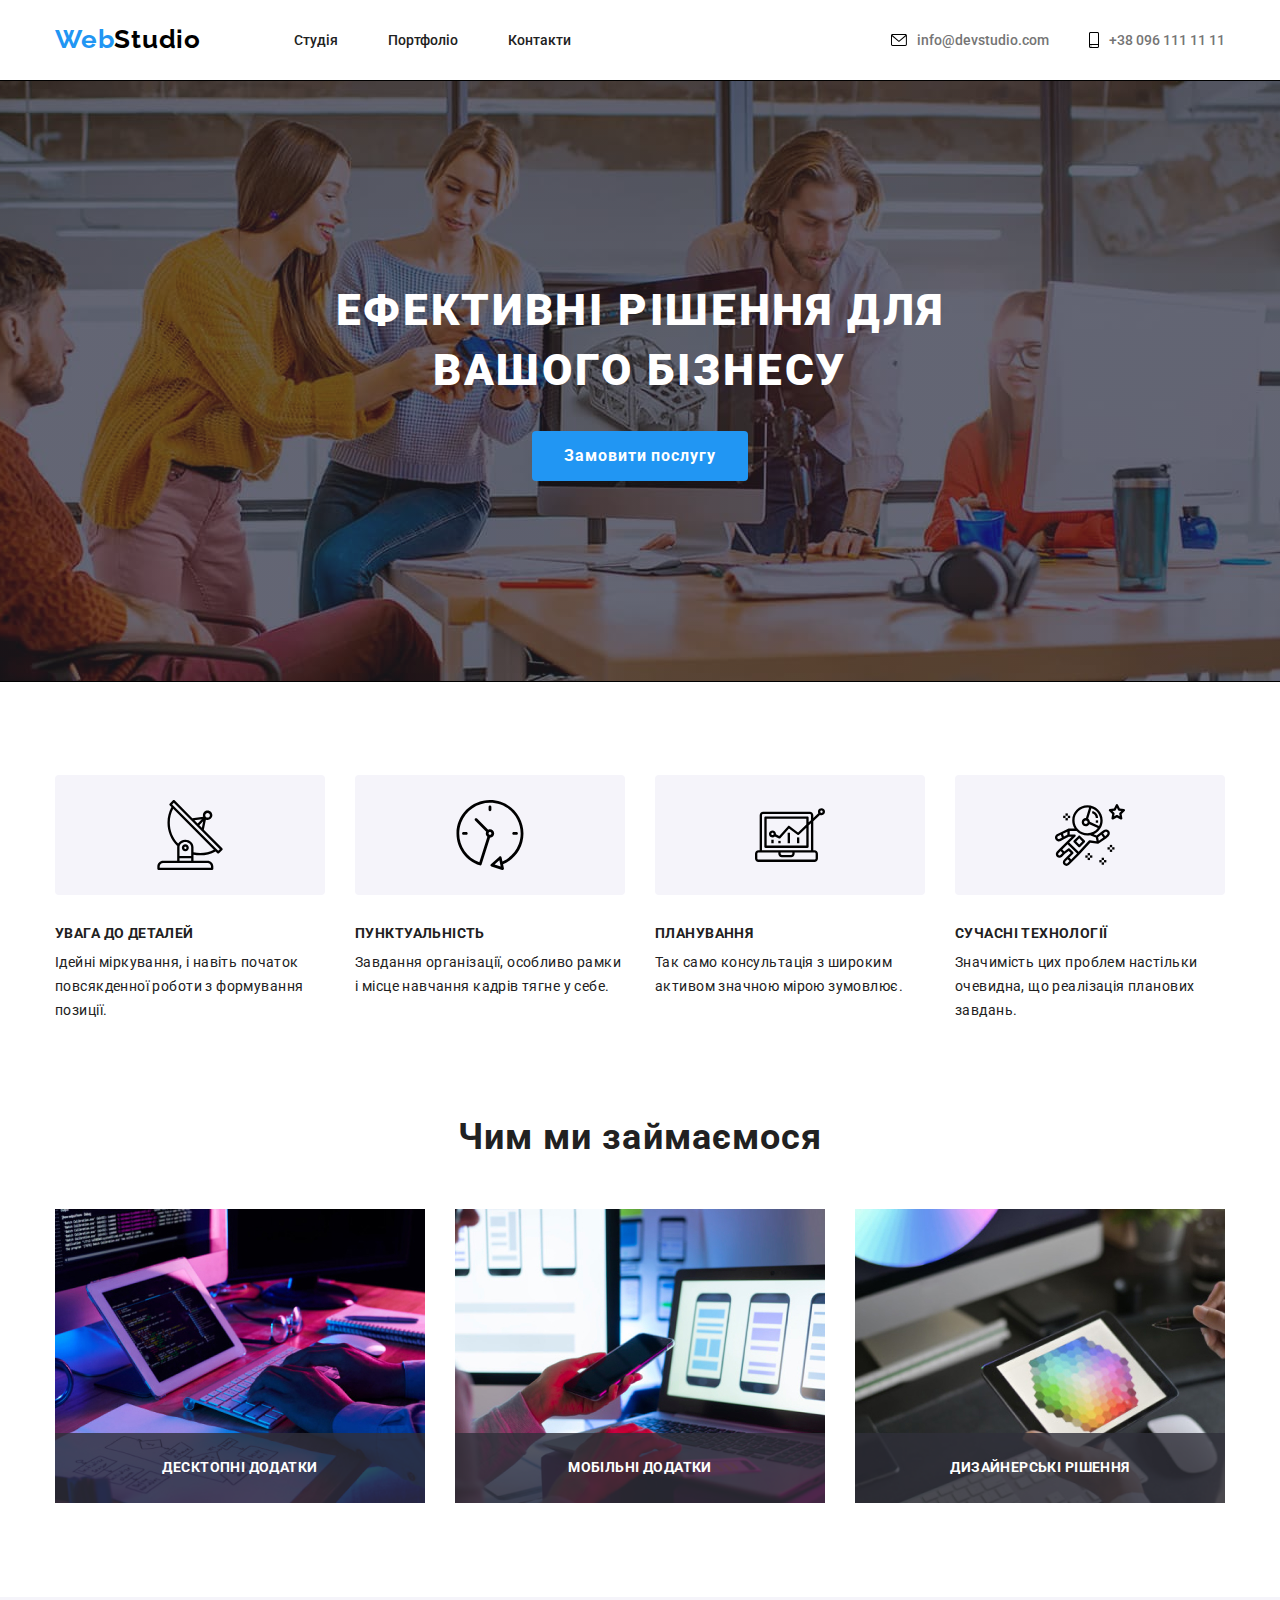
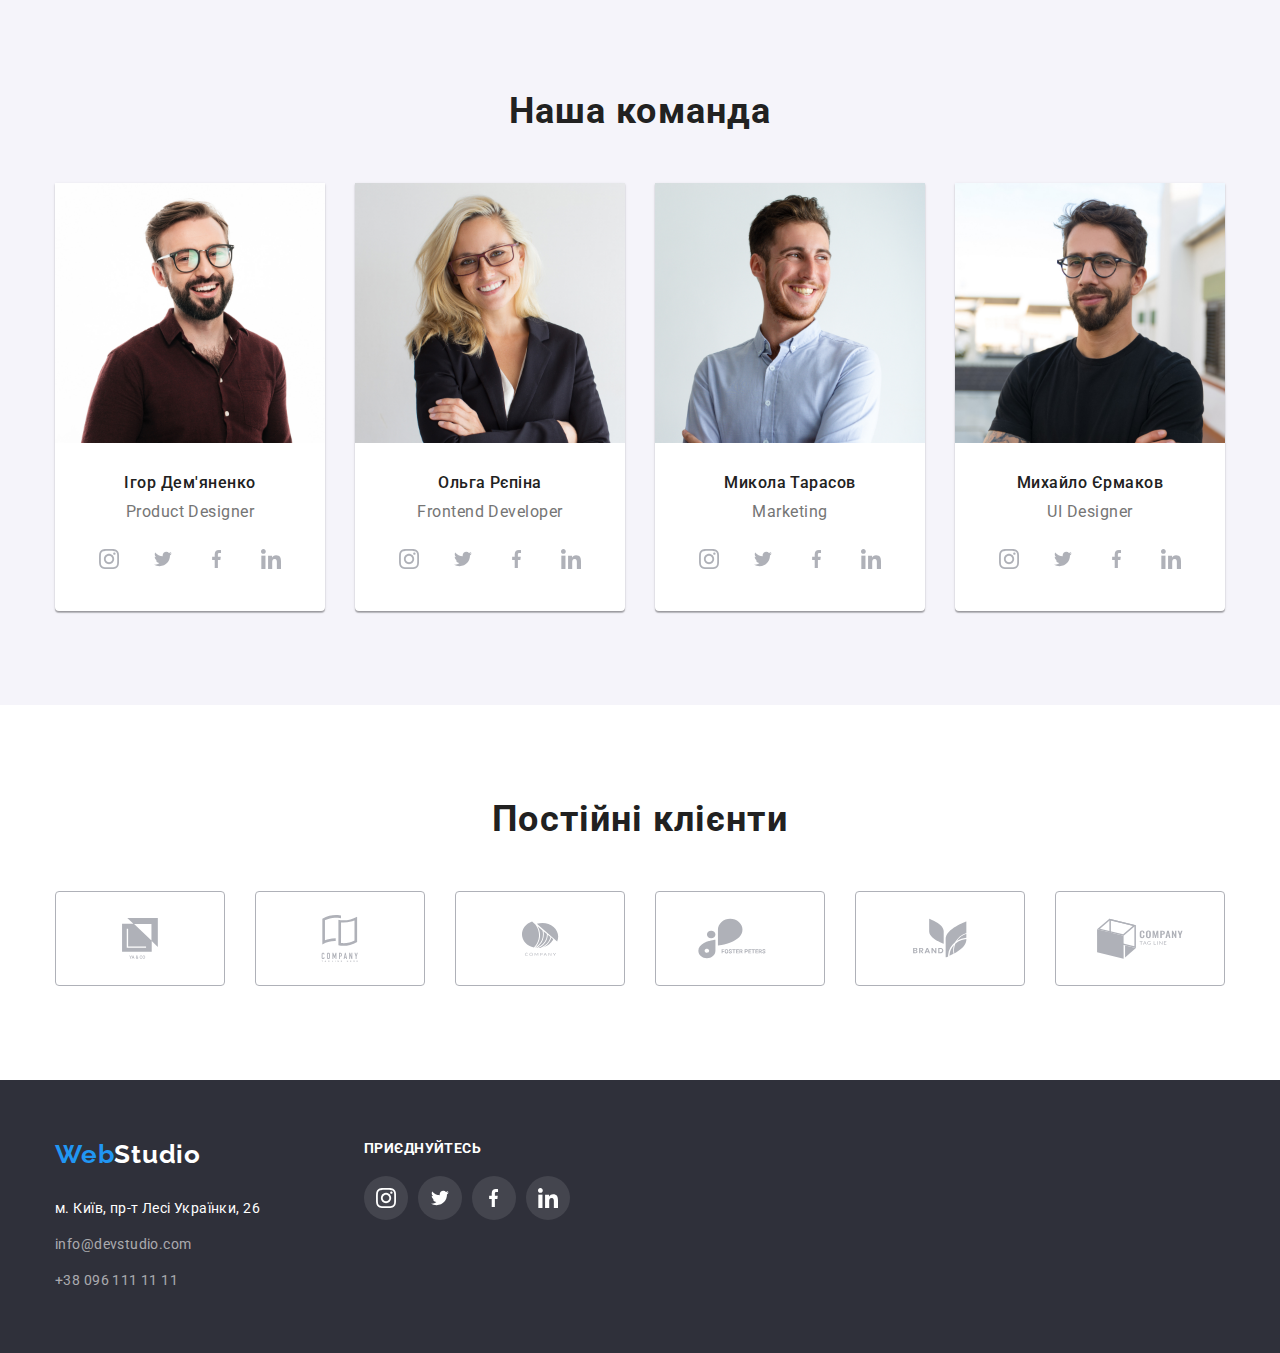
<file: index.html>
<!DOCTYPE html>
<html lang="en">
  <head>
    <meta charset="UTF-8" />
    <meta http-equiv="X-UA-Compatible" content="IE=edge" />
    <meta name="viewport" content="width=device-width, initial-scale=1.0" />
    <title>WebStudio</title>
    <!-- Fonts -->
    <link rel="preconnect" href="https://fonts.googleapis.com" />
    <link rel="preconnect" href="https://fonts.gstatic.com" crossorigin />
    <link
      href="https://fonts.googleapis.com/css2?family=Raleway:wght@700&family=Roboto:wght@400;500;700;900&display=swap"
      rel="stylesheet"
    />
    <link
      rel="stylesheet"
      href="https://cdnjs.cloudflare.com/ajax/libs/modern-normalize/1.1.0/modern-normalize.min.css"
    />
    <!-- Style  -->
    <link rel="stylesheet" href="./css/style.css" />
  </head>
  <body>
    <header>
      <div class="container header-container">
        <nav class="main-nav">
          <a href="./index.html" class="topline"
            >Web<span class="toplinesecond">Studio</span></a
          >

          <ul class="sitenav">
            <li class="item">
              <a href="./index.html" class="aboutus">Студія</a>
            </li>
            <li class="item">
              <a href="./portfolios.html" class="aboutus">Портфоліо</a>
            </li>
            <li class="item"><a href="" class="aboutus">Контакти</a></li>
          </ul>
        </nav>
        <ul class="auth-nav">
          <li class="item">
            <a href="info@devstudio.com" class="contactsfirst">
              <svg class="contact-icon" width="16" height="12">
                <use href="./images/icons.svg#icon-envelope"></use>
              </svg>

              info@devstudio.com</a
            >
          </li>
          <li class="item">
            <a href="tel:+380961111111" class="contactsfirst">
              <svg class="contact-icon" width="10" height="16">
                <use href="./images/icons.svg#icon-smartphone"></use>
              </svg>

              +38 096 111 11 11</a
            >
          </li>
        </ul>
      </div>
    </header>

    <main>
      <section class="hero-section">
        <div class="container">
          <h1 class="hero-title">Ефективні рішення для <br />вашого бізнесу</h1>
          <button class="button" type="button" data-modal-open>Замовити послугу</button>
        </div>
      </section>

      <!-- Наші переваги -->
      <section class="ouradvantages-main">
        <div class="container secondary">
          <ul class="ouradvantages-item">
            <li>
              <div class="whysocreate">
                <svg class="icon-advanteges" width="70" height="70">
                  <use href="./images/icons.svg#icon-antenna"></use>
                </svg>
              </div>
              <h2 class="ouradvantages">УВАГА ДО ДЕТАЛЕЙ</h2>
              <p class="whyso">
                Ідейні міркування, і навіть початок повсякденної роботи з
                формування позиції.
              </p>
            </li>
            <li>
              <div class="whysocreate">
                <svg class="icon-advanteges" width="70" height="70">
                  <use href="./images/icons.svg#icon-clock"></use>
                </svg>
              </div>

              <h2 class="ouradvantages">ПУНКТУАЛЬНІСТЬ</h2>
              <p class="whyso">
                Завдання організації, особливо рамки і місце навчання кадрів
                тягне у себе.
              </p>
            </li>
            <li>
              <div class="whysocreate">
                <svg class="icon-advanteges" width="70" height="70">
                  <use href="./images/icons.svg#icon-diagram"></use>
                </svg>
              </div>
              <h2 class="ouradvantages">ПЛАНУВАННЯ</h2>
              <p class="whyso">
                Так само консультація з широким активом значною мірою зумовлює.
              </p>
            </li>
            <li>
              <div class="whysocreate">
                <svg class="icon-advanteges" width="70" height="70">
                  <use href="./images/icons.svg#icon-astronaut"></use>
                </svg>
              </div>
              <h2 class="ouradvantages">СУЧАСНІ ТЕХНОЛОГІЇ</h2>
              <p class="whyso">
                Значимість цих проблем настільки очевидна, що реалізація
                планових завдань.
              </p>
            </li>
          </ul>
        </div>
      </section>
      <!-- Чим ми займаємось -->
      <section class="image-main">
        <div class="container">
          <h3 class="ourwork">Чим ми займаємося</h3>
          <ul class="image-item">
            <li>
              <img
                src="./images/photo1.jpg"
                alt="Людина працює за компютером"
                width="370"
              />
              <div class="textonphoto"> Десктопні додатки </div>
            </li>
            <li>
              <img
                src="./images/photo2.jpg"
                alt="Людина тримає телефон і працює за компютером"
                width="370"
              />
              <div class="textonphoto"> Мобільні додатки </div>
            </li>
            <li>
              <img
                src="./images/photo3.jpg"
                alt="Людина тримає планшет в руках"
                width="370"
              />
              <div class="textonphoto"> Дизайнерські рішення </div>
            </li>
          </ul>
        </div>
      </section>
      <!-- Наша команда -->
      <section class="our-team">
        <div class="container">
          <h2 class="comand">Наша команда</h2>
          <ul class="comand-team">
            <li class="personas">
              <img
                src="./images/productdesigner.jpg"
                alt="Фото співробітника"
                width="270"
              />
              <div class="nameposition">
                <h3 class="name-employee">Ігор Дем'яненко</h3>
                <p class="employee">Product Designer</p>
                <ul class="socials-list">
                  <li class="socials-item">
                    <a class="socials-link" href="#">
                      <svg width="20" height="20">
                        <use href="./images/icons.svg#icon-instagram"></use>
                      </svg>
                    </a>
                  </li>

                  <li class="socials-item">
                    <a class="socials-link" href="#">
                      <svg width="20" height="16">
                        <use href="./images/icons.svg#icon-Twitter"></use>
                      </svg>
                    </a>
                  </li>

                  <li class="socials-item">
                    <a class="socials-link" href="#">
                      <svg width="10" height="20">
                        <use href="./images/icons.svg#icon-Facebook"></use>
                      </svg>
                    </a>
                  </li>

                  <li class="socials-item">
                    <a class="socials-link" href="#">
                      <svg width="20" height="20">
                        <use href="./images/icons.svg#icon-Linkedin"></use>
                      </svg>
                    </a>
                  </li>
                </ul>
              </div>
            </li>
            <li class="personas">
              <img
                src="./images/frontenddeveloper.jpg"
                alt="Фото співробітника"
                width="270"
              />
              <div class="nameposition">
                <h3 class="name-employee">Ольга Рєпіна</h3>
                <p class="employee">Frontend Developer</p>
                <ul class="socials-list">
                  <li class="socials-item">
                    <a class="socials-link" href="#">
                      <svg width="20" height="20">
                        <use href="./images/icons.svg#icon-instagram"></use>
                      </svg>
                    </a>
                  </li>

                  <li class="socials-item">
                    <a class="socials-link" href="#">
                      <svg width="20" height="16">
                        <use href="./images/icons.svg#icon-Twitter"></use>
                      </svg>
                    </a>
                  </li>

                  <li class="socials-item">
                    <a class="socials-link" href="#">
                      <svg width="10" height="20">
                        <use href="./images/icons.svg#icon-Facebook"></use>
                      </svg>
                    </a>
                  </li>

                  <li class="socials-item">
                    <a class="socials-link" href="#">
                      <svg width="20" height="20">
                        <use href="./images/icons.svg#icon-Linkedin"></use>
                      </svg>
                    </a>
                  </li>
                </ul>
              </div>
            </li>
            <li class="personas">
              <img
                src="./images/marketing.jpg"
                alt="Фото співробітника"
                width="270"
              />
              <div class="nameposition">
                <h3 class="name-employee">Микола Тарасов</h3>
                <p class="employee">Marketing</p>
                <ul class="socials-list">
                  <li class="socials-item">
                    <a class="socials-link" href="#">
                      <svg width="20" height="20">
                        <use href="./images/icons.svg#icon-instagram"></use>
                      </svg>
                    </a>
                  </li>

                  <li class="socials-item">
                    <a class="socials-link" href="#">
                      <svg width="20" height="16">
                        <use href="./images/icons.svg#icon-Twitter"></use>
                      </svg>
                    </a>
                  </li>

                  <li class="socials-item">
                    <a class="socials-link" href="#">
                      <svg width="10" height="20">
                        <use href="./images/icons.svg#icon-Facebook"></use>
                      </svg>
                    </a>
                  </li>

                  <li class="socials-item">
                    <a class="socials-link" href="#">
                      <svg width="20" height="20">
                        <use href="./images/icons.svg#icon-Linkedin"></use>
                      </svg>
                    </a>
                  </li>
                </ul>
              </div>
            </li>
            <li class="personas">
              <img
                src="./images/uidesigner.jpg"
                alt="Фото співробітника"
                width="270"
              />
              <div class="nameposition">
                <h3 class="name-employee">Михайло Єрмаков</h3>
                <p class="employee">UI Designer</p>
                <ul class="socials-list">
                  <li class="socials-item">
                    <a class="socials-link" href="#">
                      <svg width="20" height="20">
                        <use href="./images/icons.svg#icon-instagram"></use>
                      </svg>
                    </a>
                  </li>

                  <li class="socials-item">
                    <a class="socials-link" href="#">
                      <svg width="20" height="16">
                        <use href="./images/icons.svg#icon-Twitter"></use>
                      </svg>
                    </a>
                  </li>

                  <li class="socials-item">
                    <a class="socials-link" href="#">
                      <svg width="10" height="20">
                        <use href="./images/icons.svg#icon-Facebook"></use>
                      </svg>
                    </a>
                  </li>

                  <li class="socials-item">
                    <a class="socials-link" href="#">
                      <svg width="20" height="20">
                        <use href="./images/icons.svg#icon-Linkedin"></use>
                      </svg>
                    </a>
                  </li>
                </ul>
              </div>
            </li>
          </ul>
        </div>
      </section>
      <!-- Постійні клієнти -->
      <section class="client-main">
        <div class="container">
          <h2 class="client-item">Постійні клієнти</h2>
          <ul class="clientcompani">
            <li class="client-content">
              <a class="clientcompani-main" href="#">
                <svg wight="41" height="41">
                  <use href="./images/icons.svg#icon-Union"></use>
                </svg>
              </a>
            </li>

            <li class="client-content">
              <a class="clientcompani-main" href="#">
                <svg wight="41" height="47">
                  <use href="./images/icons.svg#icon-group-2"></use>
                </svg>
              </a>
            </li>

            <li class="client-content">
              <a class="clientcompani-main" href="#">
                <svg wight="38" height="35">
                  <use href="./images/icons.svg#icon-group-3"></use>
                </svg>
              </a>
            </li>

            <li class="client-content">
              <a class="clientcompani-main" href="#">
                <svg wight="43" height="41">
                  <use href="./images/icons.svg#icon-group-4"></use>
                </svg>
              </a>
            </li>

            <li class="client-content">
              <a class="clientcompani-main" href="#">
                <svg wight="84" height="40">
                  <use href="./images/icons.svg#icon-group-5"></use>
                </svg>
              </a>
            </li>

            <li class="client-content">
              <a class="clientcompani-main" href="#">
                <svg wight="41" height="41">
                  <use href="./images/icons.svg#icon-Object-6"></use>
                </svg>
              </a>
            </li>
          </ul>
        </div>
      </section>
    </main>
    <footer>
      <div class="container footer-container">
        <div class="footeritem">
          <a href="./index.html" class="topline"
            >Web<span class="studiofooter">Studio</span></a
          >
          <address>
            <p class="adres">м. Київ, пр-т Лесі Українки, 26</p>
            <a href="info@devstudio.com" class="contacts">info@devstudio.com</a>
            <a href="+380961111111" class="contacts">+38 096 111 11 11</a>
          </address>
        </div>
        <div class="join">
          <h2 class="join-in">Приєднуйтесь</h2>
          <ul class="socials-list">
            <li class="socials-item">
              <a class="socials-link" href="#">
                <svg width="20" height="20">
                  <use href="./images/icons.svg#icon-instagram"></use>
                </svg>
              </a>
            </li>

            <li class="socials-item">
              <a class="socials-link" href="#">
                <svg width="20" height="16">
                  <use href="./images/icons.svg#icon-Twitter"></use>
                </svg>
              </a>
            </li>

            <li class="socials-item">
              <a class="socials-link" href="#">
                <svg width="10" height="20">
                  <use href="./images/icons.svg#icon-Facebook"></use>
                </svg>
              </a>
            </li>

            <li class="socials-item">
              <a class="socials-link" href="#">
                <svg width="20" height="20">
                  <use href="./images/icons.svg#icon-Linkedin"></use>
                </svg>
              </a>
            </li>
          </ul>
        </div>
      </div>
    </footer>
    <div class="backdrop is-hidden"data-modal>
      <div class="modal">
        <div class="buttonbackdrop">
        <button class="buttonback" data-modal-close>
          <svg class="icon-vector" width="11" height="11">
                  <use href="./images/icons.svg#icon-vector"></use>
                </svg>
        </button>
        
      </div>
    </div>
   <script src="./js/modal.js"></script>
  </body>
</html>
</file>
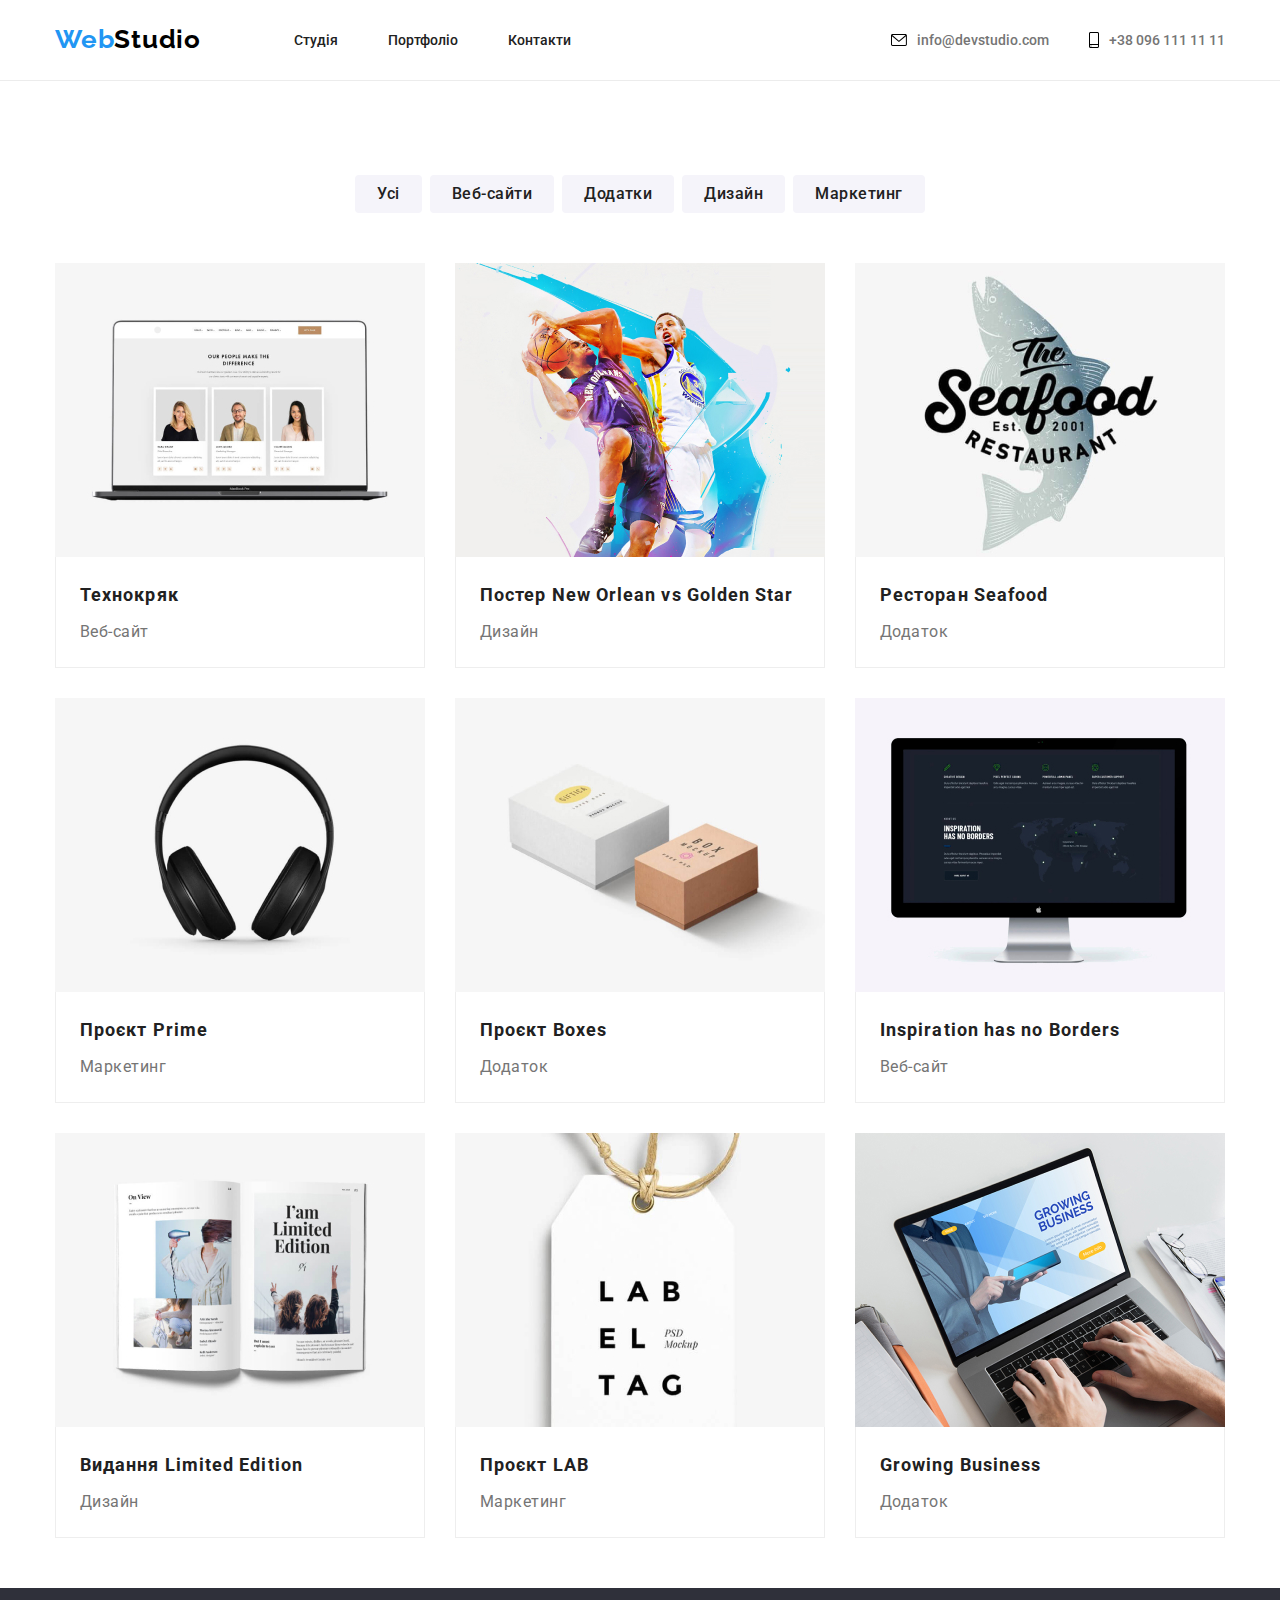
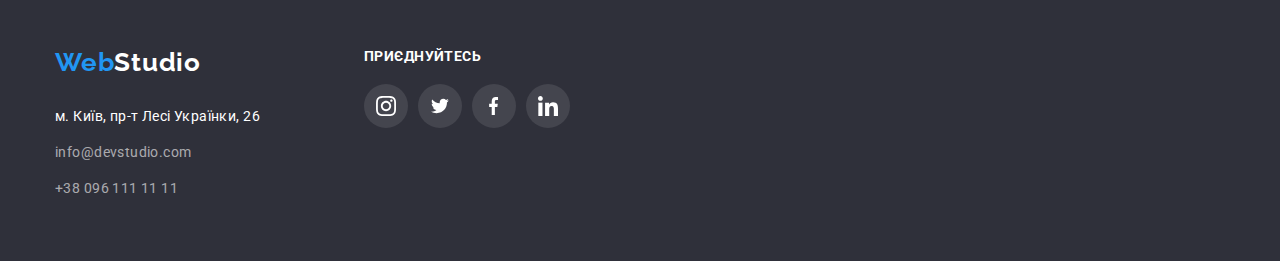
<file: portfolios.html>
<!DOCTYPE html>
<html lang="en">
  <head>
    <meta charset="UTF-8" />
    <meta http-equiv="X-UA-Compatible" content="IE=edge" />
    <meta name="viewport" content="width=device-width, initial-scale=1.0" />
    <title>Portfolios</title>
    <link rel="preconnect" href="https://fonts.googleapis.com" />
    <link rel="preconnect" href="https://fonts.gstatic.com" crossorigin />
    <link
      href="https://fonts.googleapis.com/css2?family=Raleway:wght@700&family=Roboto:wght@400;500;700;900&display=swap"
      rel="stylesheet"
    />
    <link rel="stylesheet" href="https://cdnjs.cloudflare.com/ajax/libs/modern-normalize/1.1.0/modern-normalize.min.css">
    <link rel="stylesheet" href="./css/style.css" />
  </head>
  <body>
    <header>
     <div class="container header-container">
        <nav class="main-nav" >
          <a href="./index.html" class="topline"
            >Web<span class="toplinesecond">Studio</span></a>
          
            <ul class="sitenav">
            <li class="item"><a href="./index.html" class="aboutus">Студія</a></li>
            <li class="item">
              <a href="./portfolios.html" class="aboutus">Портфоліо</a>
            </li>
            <li class="item"><a href="" class="aboutus">Контакти</a></li>
          </ul>
      </nav>
      <ul class="auth-nav">
          <li class="item">
            <a href="info@devstudio.com" class="contactsfirst">
              <svg class="contact-icon" width="16" height="12">
                <use href="./images/icons.svg#icon-envelope"></use>
              </svg>

              info@devstudio.com</a
            >
          </li>
          <li class="item">
            <a href="tel:+380961111111" class="contactsfirst"
              >
              <svg class="contact-icon" width="10" height="16">
                <use href="./images/icons.svg#icon-smartphone">
                </use>
              </svg>
              +38 096 111 11 11</a>
          </li>
        </ul>
      </div>
    </header>
    <main>
      
      <section class="filtersection">
        <div class="container">
            <ul class="filter">
              <li class="filter-icon">
                <button class="buttontwopage" type="button">Усі</button></li>
              <li  class="filter-icon">
                <button class="buttontwopage" type="button">Веб-сайти</button></li>
              <li  class="filter-icon">
                <button class="buttontwopage" type="button">Додатки</button></li>
              <li  class="filter-icon">
                <button class="buttontwopage" type="button">Дизайн</button></li>
              <li  class="filter-icon">
                <button class="buttontwopage" type="button">Маркетинг</button></li>
            </ul>
          
      
      
          
            <ul class="cardstitle">
              <li class="cardmain">
                
                <div class="photo-phortholios">
                <img src="./images/photo4.jpg" alt="Технокряк" width="370" />
                <p class="text">Ресурс пропонує комплексні пропозиції 
                  з різним рівнем функціоналу та сервісів.
                   Все це дозволить відвідувачу отримати вичерпні 
                   відомості про компанію чи приватну особу.</p>
               </div> 
                <div class="bordercard">
                <h3 class="description">Технокряк</h3>
                <p class="position">Веб-сайт</p>
                </div>
              </li>

              <li class="cardmain">
          
                <img
                  src="./images/photo5.jpg"
                  alt="Постер New Orlean vs Golden Star"
                  width="370"
                />
              
                <div class="bordercard">
                <h3 class="description">Постер New Orlean vs Golden Star</h3>
                <p class="position">Дизайн</p>
                </div>
              </li>
              <li class="cardmain">
                <img
                  src="./images/photo6.jpg"
                  alt="Ресторан Seafood"
                  width="370"
                />
                <div class="bordercard">
                <h3 class="description">Ресторан Seafood</h3>
                <p class="position">Додаток</p>
                </div>
              </li>
              <li class="cardmain">
                <img src="./images/photo7.jpg" alt="Проєкт Prime" width="370" />
                <div class="bordercard">
                <h3 class="description">Проєкт Prime</h3>
                <p class="position">Маркетинг</p>
                </div>
              </li>
              <li class="cardmain">
                <img src="./images/photo8.jpg" alt="Проєкт Boxes" width="370" />
                <div class="bordercard">
                <h3 class="description">Проєкт Boxes</h3>
                <p class="position">Додаток</p>
                </div>
              </li>
              <li class="cardmain">
                <img
                  src="./images/photo9.jpg"
                  alt="Inspiration has no Borders"
                  width="370"
                />
                <div class="bordercard">
                <h3 class="description">Inspiration has no Borders</h3>
                <p class="position">Веб-сайт</p>
                </div>
              </li>


              <li class="cardmain">
                <img src="./images/photo10.jpg"  alt="Видання Limited Edition" width="370"/>
                <div class="bordercard">
                <h3 class="description">Видання Limited Edition</h3>
                <p class="position">Дизайн</p>
                </div>
              </li>

              <li class="cardmain">
                <img src="./images/photo11.jpg" alt="Проєкт LAB" width="370" />
                 <div class="bordercard">
                <h3 class="description">Проєкт LAB</h3>
                <p class="position">Маркетинг</p>
                </div>
              </li>
              
              <li class="cardmain">
                <img
                  src="./images/photo12.jpg"
                  alt="Growing Business"
                  width="370"
                />
                <div class="bordercard">
                <h3 class="description">Growing Business</h3>
                <p class="position">Додаток</p>
                </div>
              </li>
            </ul>
          </div>
      </section>
    </main>
      <footer>
      <div class="container footer-container">
        <div class="footeritem">
          <a href="./index.html" class="topline"
            >Web<span class="studiofooter">Studio</span></a
          >
          <address>
            <p class="adres">м. Київ, пр-т Лесі Українки, 26</p>
            <a href="info@devstudio.com" class="contacts">info@devstudio.com</a>
            <a href="+380961111111" class="contacts">+38 096 111 11 11</a>
          </address>
        </div>
        <div class="join">
          <h2 class="join-in">Приєднуйтесь</h2>
          <ul class="socials-list">
            <li class="socials-item">
              <a class="socials-link" href="#">
                <svg width="20" height="20">
                  <use href="./images/icons.svg#icon-instagram"></use>
                </svg>
              </a>
            </li>

            <li class="socials-item">
              <a class="socials-link" href="#">
                <svg width="20" height="16">
                  <use href="./images/icons.svg#icon-Twitter"></use>
                </svg>
              </a>
            </li>

            <li class="socials-item">
              <a class="socials-link" href="#">
                <svg width="10" height="20">
                  <use href="./images/icons.svg#icon-Facebook"></use>
                </svg>
              </a>
            </li>

            <li class="socials-item">
              <a class="socials-link" href="#">
                <svg width="20" height="20">
                  <use href="./images/icons.svg#icon-Linkedin"></use>
                </svg>
              </a>
            </li>
          </ul>
        </div>
      </div>
    </footer>
  </body>
</html>
</file>
<file: css/style.css>
* {
  box-sizing: border-box;
}
:root {
  --color-primary: #212121;
  --color-secondary: #757575;
  --color-hover: #2196f3;
  --color-filter: #f5f4fa;
  --color--white: #ffffff;
  --color--nav--: #2f303a;
  --color--icongroup--:#AFB1B8;
}

body {
  color: var(--color-primary);
  font-family: "Roboto", sans-serif;
  margin: 0 auto;
}
ul{
  list-style: none;
  padding-left: 0;
  margin: 0;
}
h1,h2,h3,h4,h5,h6,p{
  margin: 0;
}

.container {
  margin-left: auto;
  margin-right: auto;
  padding-left: 15px;
  padding-right: 15px;
  width: 1200px;
}

/* Шапка */
.topline {
  color: var(--color-hover);
  font-family: Raleway;
  text-decoration: none;
  font-weight: 700;
  font-size: 26px;
  line-height: 1.119;
  letter-spacing: 0.03em;
}
.toplinesecond {
  color: #000000;
  font-family: Raleway;
  text-decoration: none;
}
.main-nav {
  display: flex;
  align-items: center;
}
.header-container{
  display: flex;
  align-items: center;
}

.back {
  background: #f5f5f5;
}
/* Про нас шапка */
.aboutus {

  color: var(--color-primary);
  text-decoration: none;
  font-weight: 500;
  font-size: 14px;
  line-height: 1.142;
}
.aboutus:hover,
.aboutus:focus  {
  color: var(--color-hover);
}


.contacts {
  color: rgba(255, 255, 255, 0.6);
  font-size: 14px;
  line-height: 1.71;
  text-decoration: none;
  display: flex;
  margin-bottom: 12px;
  letter-spacing: 0.03em;
}
.contacts:hover, 
.contacts:focus {
  color: var(--color-hover);
}
.contactsfirst {
  color: var(--color-secondary);
  font-weight: 500;
  font-size: 14px;
  line-height: 1.142;
  text-decoration: none;
  display: flex;
  align-items: center;
}
.contactsfirst:hover,
.contactsfirst:focus {
  color: var(--color-hover);
  fill: var(--color-hover);
}
.contact-icon{
  margin-right: 10px;
}
/* Бааадііі */
.hero-title {
  color: var(--color--white);
  font-family: "Roboto", sans-serif;
  text-transform: uppercase;
  text-align: center;
  font-weight: 900;
  font-size: 44px;
  line-height: 1.363;
  letter-spacing: 0.06em;
  margin: 0;
  margin-bottom: 30px;
}

.hero-section {
max-width: 1600px;
height: 600px;
margin-left: auto;
margin-right: auto;
  padding-top: 200px;
  padding-bottom: 200px;
  outline: 1px solid black;
  background-image: linear-gradient(
    to right,
    rgba(47, 48, 58, 0.4),
    rgba(47, 48, 58, 0.4)),
  url('../images/HeroImg.jpg');
  
  background-repeat: no-repeat;
  background-position: center;
  background-size: cover;
  background-color: #2F303A66 ;
}
header{
  border-bottom: 1px solid #ECECEC;

}

.button {
  display: block;
  text-align: center;
  margin: 0 auto;

  color: var(--color--white);
  background-color: var(--color-hover);
  border: none;
  font-family: "Roboto", sans-serif;
  font-weight: 700;
  font-size: 16px;
  line-height: 1.875;
  border-radius: 4px;
  width: 216px;
  height: 50px;
  letter-spacing: 0.06em;
  cursor: pointer;
}
.filter {
  margin: 0;
  display: flex;
  justify-content: center;
  gap: 8px ;
  margin-bottom: 50px;
}

.filtersection{
  padding-top: 94px;
  padding-bottom: 50px;
}
.buttontwopage {
  color: var(--color-primary);
  background-color: var(--color-filter);
  border-color: var(--color-filter);
  font-family: inherit;
  font-weight: 500;
  font-size: 16px;
  line-height: 1.625;
  border: none;
  border-radius: 4px;
  letter-spacing: 0.03em;
  cursor: pointer;
  padding: 6px 22px;
}
.buttontwopage:hover, 
.buttontwopage:focus {
  color: var(--color--white);
  background-color: var(--color-hover);
  border-color: var(--color-hover);
}
.filter-icon:hover,
.filter-icon:focus{
  box-shadow: 0px 3px 1px rgba(0, 0, 0, 0.1), 
  px 1px 2px rgba(0, 0, 0, 0.08), 
  0px 2px 2px rgba(0, 0, 0, 0.12);

}

.whysompani-item {
  color: var(--color-secondary);
  width: 270px;
  margin: 0;
}

.ourwork {
  color: var(--color-primary);
  margin: 0;
  margin-bottom: 50px;
}
.our-team {
  background: var(--color-filter);
  padding-top: 94px;
  padding-bottom: 94px;
}
.comand-team {
  margin: 0;
  padding: 0;
  display: flex;
  gap: 30px;
}
.personas {
  background-color: var(--color--white);
  box-shadow: 0px 1px 3px rgba(0, 0, 0, 0.12), 
  0px 1px 1px rgba(0, 0, 0, 0.14), 
  0px 2px 1px rgba(0, 0, 0, 0.2);
  border-radius: 0px 0px 4px 4px;

}

.comand {
  color: var(--color-primary);
  font-size: 36px;
  line-height: 1.166;
  letter-spacing: 0.03em;
  text-align: center;
  margin: 0;
  margin-bottom: 50px;
}
.client-item{
  color: var(--color-primary);
  font-size: 36px;
  line-height: 1.166;
  letter-spacing: 0.03em;
  text-align: center;
  margin: 0;
  margin-bottom: 50px;

}
.clientcompani{
  display: flex;
  margin: 0;
  padding: 0;
  gap: 30px;
}
.client-content{
  width: 170px;
  height: 95px;
  
}
.clientcompani-main{
  display: flex;
  justify-content: center;
  align-items: center;
  width: 100%;
  height: 100%;

  fill: #AFB1B8;
  border: 1px solid #AFB1B8;
  border-radius: 4px;
}
.clientcompani-main:hover,
.clientcompani-main:focus {
  fill: var(--color-hover);
  border:1px solid var(--color-hover);
}
.name-employee {
  color: var(--color-primary);
  font-weight: 500;
  font-size: 16px;
  line-height: 1.187;
  letter-spacing: 0.03em;
  text-align: center;
  margin: 0;
  margin-bottom: 10px;
}
.employee {
  color: var(--color-secondary);
  font-size: 16px;
  line-height: 1.187;
  letter-spacing: 0.03em;
  text-align: center;
  margin: 0;
}

h2 {
  font-weight: 700;
  font-size: 14px;
  line-height: 1.142;
  letter-spacing: 0.03em;
  margin-top: 0;
  margin-bottom: 10px;
}
.whyso {
  font-weight: 400;
  font-size: 14px;
  line-height: 1.714;
  letter-spacing: 0.03em;
}
.ourwork {
  font-size: 36px;
  line-height: 1.166;
  text-align: center;
  letter-spacing: 0.03em;
}
address {
  font-style: normal;
  font-weight: 400;
  font-size: 14px;
  line-height: 1.71;
  color: var(--color--white);
  letter-spacing: 0.03em;
  margin-top: 28px;
}
.description {
  font-size: 18px;
  line-height: 2;
  letter-spacing: 0.06em;
  margin: 0;
  padding-bottom: 4px;
}
.position {
  color: #757575;
  font-weight: 400;
  font-size: 16px;
  line-height: 1.875;
  letter-spacing: 0.03em;
  margin-top: 0;
  margin-bottom: 0;
}

footer {
  background-color: var(--color--nav--);
}
.studiofooter {
  color: var(--color--white);
  font-family: Raleway;
  text-decoration: none;
}
.adres {
  color: var(--color--white);
  padding-bottom: 12px;


}
.sitenav {
  display: flex;
  margin: 0;
  padding-left: 0;
}
.sitenav .item {
  position: relative;
  margin-right: 50px;
}
.sitenav .item:hover:after {
  position: absolute;
  bottom: 0;
  right: 0;
  content: "";
  width: 100%;
  height: 4px;
  background-color: var(--color-hover);
  border-radius: 2px;
  

}
.sitenav .item:last-child {
  margin-right: 0;
}
.sitenav .aboutus {
  display: block;
  padding-top: 32px;
  padding-bottom: 32px;
}
.auth-nav {
  display: flex;
  align-items: center;
  margin-left: auto;
  padding: 0;
}
.auth-nav .item + .item {
  margin-left: 40px;
} 
.topline {
  margin-right: 93px;
}
.ouradvantages-main {
  padding-top: 94px;
  padding-bottom: 94px;
}
.ouradvantages-item {
  display: flex;
  padding: 0;
  margin: 0;
  gap: 30px;
}
.image-main {
  padding-bottom: 94px;
}
.toplineseconds {
  color: var(--color--white);
  padding-bottom: 28px;
}
.cardstitle {
  display: flex;
  flex-wrap: wrap;
  gap: 30px;
  padding: 0;
  margin: 0;
}
.bordercard {
  padding-top: 20px;
  padding-bottom: 20px;
  padding-left: 24px;
  padding-right: 24px;
  border: 1px solid #EEEEEE;
  border-top: none;
}
.cards {
  padding-bottom: 94px;
}
footer{
  padding-top: 60px;
  padding-bottom: 60px;
}
address .contacts:last-child {
  padding: 0;
  margin: 0;
}
img {
  display: block;
  max-width: 100%;
  height: auto;
}
.nameposition{
  padding-top: 30px;
}
.photo-phortholios{
  position: relative;
  overflow: hidden;
}
.photo-phortholios:hover{
  cursor: pointer;
}
.text{
  position: absolute;
  width: 100%;
  height: 100%;
  padding-top: 63px;
  padding-left: 24px;
  font-weight: 400;
  font-size: 18px;
  line-height: 1.55;
  letter-spacing: 0.03em;
  color: var(--color--white);
  background-color: rgba(33, 150, 243, 0.9);
  bottom: 0px;

  transform: translateY(100%);
  transition: transform 250ms cubic-bezier(0.4, 0, 0.2, 1);
  
}
.cardmain:hover .text{
  transform: translateY(0) ;
}
.cardmain:hover,                
.cardmain:focus {
cursor: pointer;
box-shadow: 0px 1px 1px rgba(0, 0, 0, 0.12), 0px 4px 4px rgba(0, 0, 0, 0.06), 1px 4px 6px rgba(0, 0, 0, 0.16);
} 
.whysocreate{
  width: 270px;
  height: 120px;
  background-color: #F5F4FA;
  border-radius: 4px;
  margin-bottom: 30px;
  display: flex;
  align-items: center;
  justify-content: center;
  
 
}
.socials-list{
  display: flex;
  align-items: center;
  gap: 10px;
  margin-left:32px;
  margin-top: 16px;
  margin-bottom: 30px ;
  
}
.socials-item{
  width: 44px;
  height: 44px;
  
}
.socials-link{
  display: flex;
  justify-content: center;
  align-items: center;
  width: 100%;
  height: 100%;
  background-color: var(--color--white);
  fill: var(--color--icongroup--);
  border-radius: 50%;
  
  
  

}
.socials-link:hover,
.socials-link:focus{
  background-color: var(--color-hover);
  fill: var(--color--white);
}
.client-main{
  padding-top: 94px;
  padding-bottom: 94px;
}
.join-in{
  color: var(--color--white);
  font-size: 14px;
  line-height: 1.142;
  letter-spacing: 0.03em;
  text-transform: uppercase;
  margin-bottom: 20px;
}
.join{
  margin-left: 70px;
}
.join .socials-link{
  display: flex;
  justify-content: center;
  align-items: center;
  width: 100%;
  height: 100%;
  background-color: var(--color--white);
  fill: var(--color--icongroup--);
  border-radius: 50%;
  margin: 0;

}
.join .socials-list{
  display: flex;
  align-items: center;
  gap: 10px;
  margin: 0;
  
}
.footer-container{
  display: flex;
}
.join .socials-link {
  fill: var(--color--white);
  background-color: rgba(255, 255, 255, 0.1);;
}
.join .socials-link:hover,
.join .socials-link:focus{
  background-color: var(--color-hover);

}
.image-item {
  position: relative;
  display: flex;
  padding: 0;
  margin: 0;
  gap: 30px;
}
.textonphoto{
  display: flex;
  justify-content: center;
  align-items: center;
 
  width: 370px;
  height: 70px;
  font-weight: 700;
  font-size: 14px;
  line-height: 1.14;
  letter-spacing: 0.03em;
  color: var(--color--white);
  text-transform: uppercase;
}
.image-item .textonphoto{
  position: absolute;
  bottom: 0;
  background: rgba(47, 48, 58, 0.8);
}

.backdrop{
  position: fixed;
  top: 0;
  left: 0;
  width: 100%;
  height: 100%;
  background-color: rgba(0, 0, 0, 0.2);

}
.modal{
  position:absolute;
  top: 50%;
  left: 50%;
  transform: translate(-50%,-50%);
  width: 100%;
  max-width: 528px;
  height: 100%;
  max-height: 581px;
  background-color: var(--color--white);
  box-shadow: 0px 1px 3px rgba(0, 0, 0, 0.12), 0px 1px 1px rgba(0, 0, 0, 0.14), 0px 2px 1px rgba(0, 0, 0, 0.2);
  border-radius: 4px;

}
.is-hidden{
  opacity: 0;
  visibility: hidden;
  pointer-events: none;
}

.buttonback{
  position: absolute;
  top: 8px;
  right: 8px;
  display: block;
   width: 30px;
   height: 30px;
   border-radius: 50%;
   padding: 0;
   justify-content:flex-end;
   background-color: var(--color--white);
   border: 1px solid rgba(0, 0, 0, 0.1);


}
</file>
